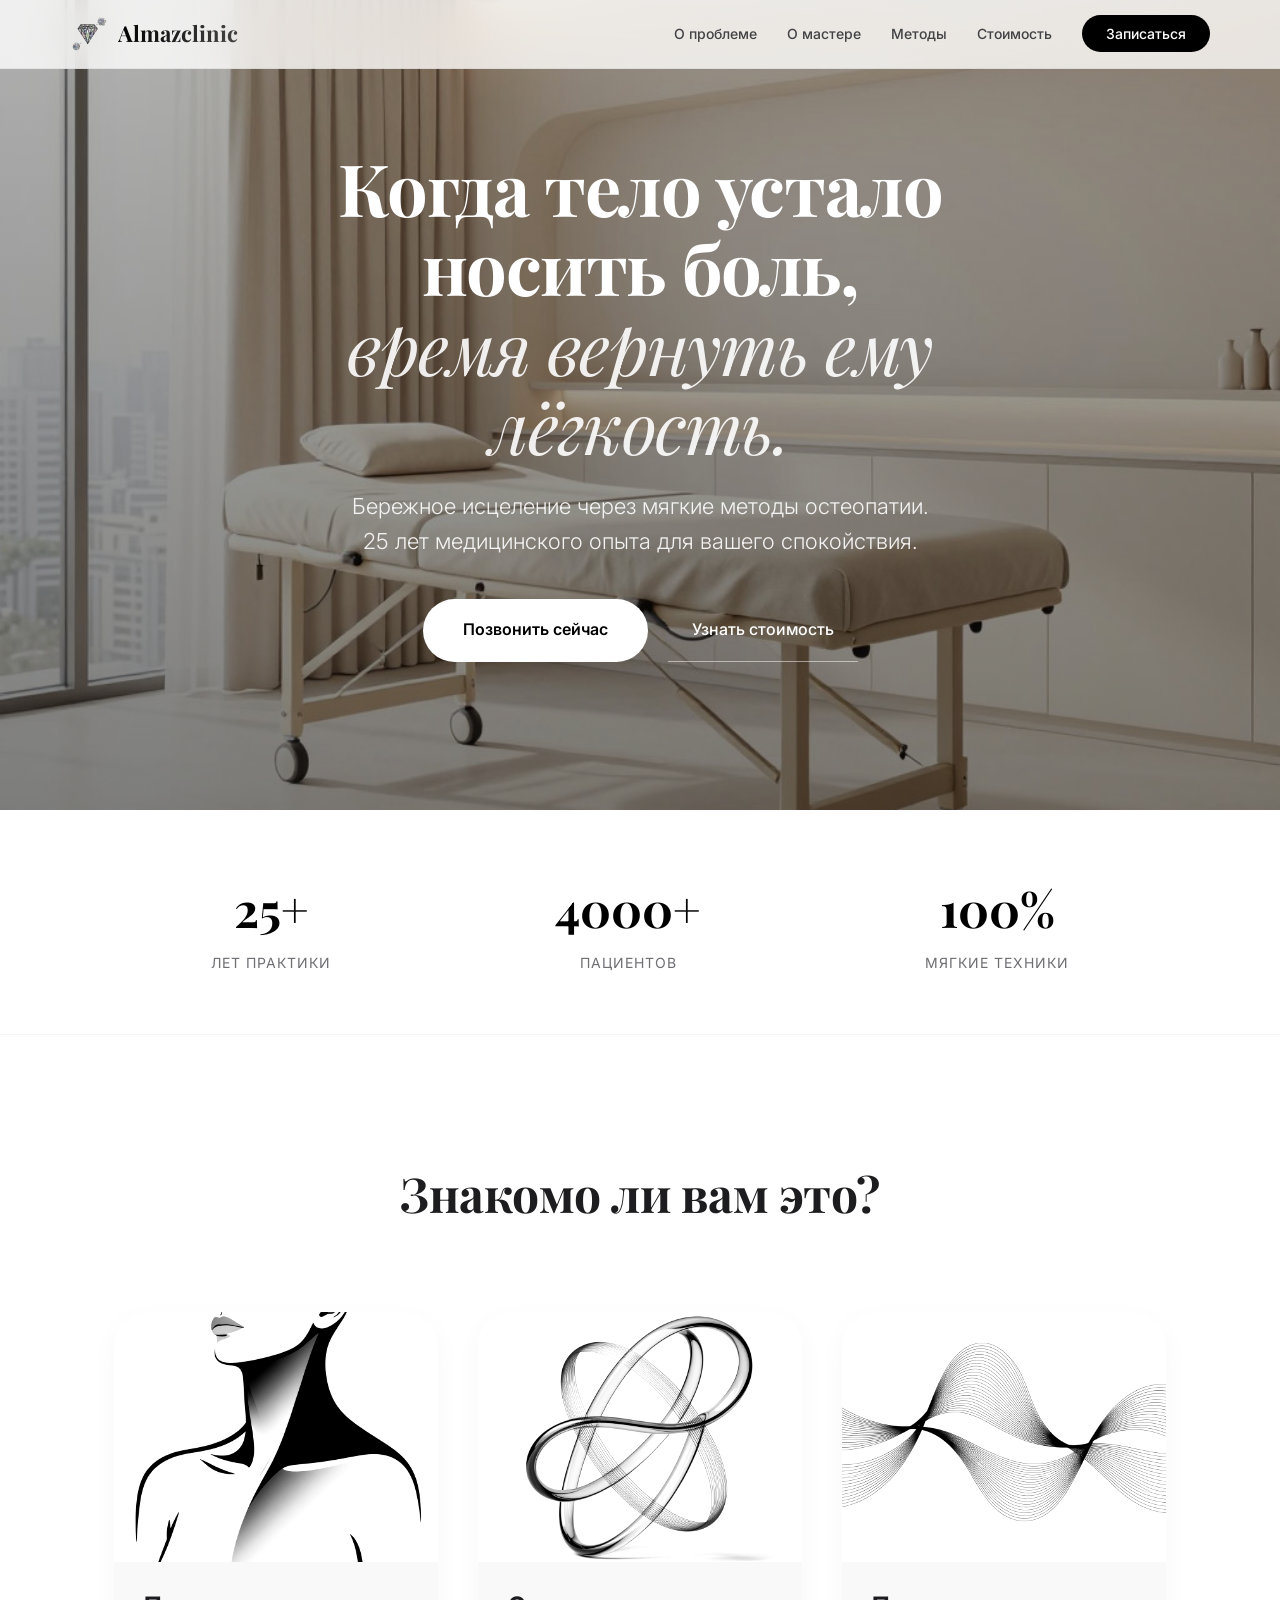
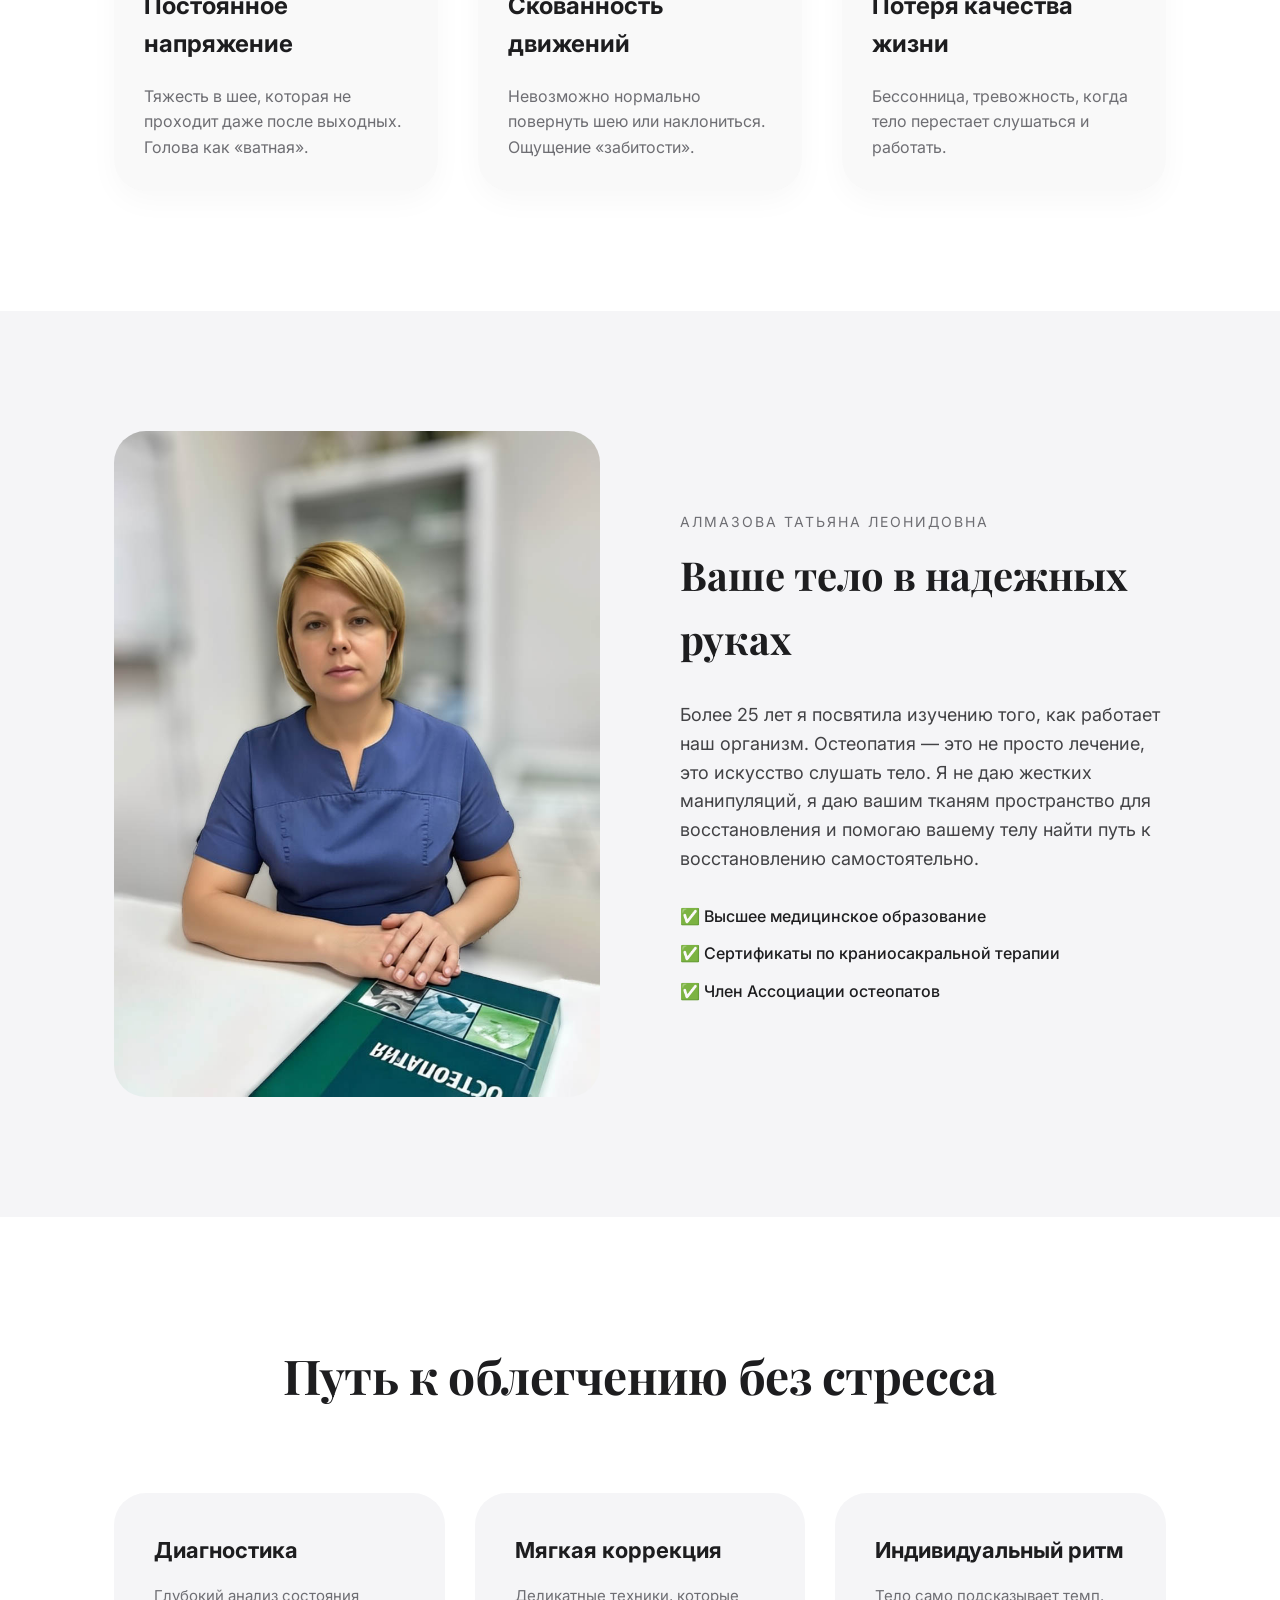
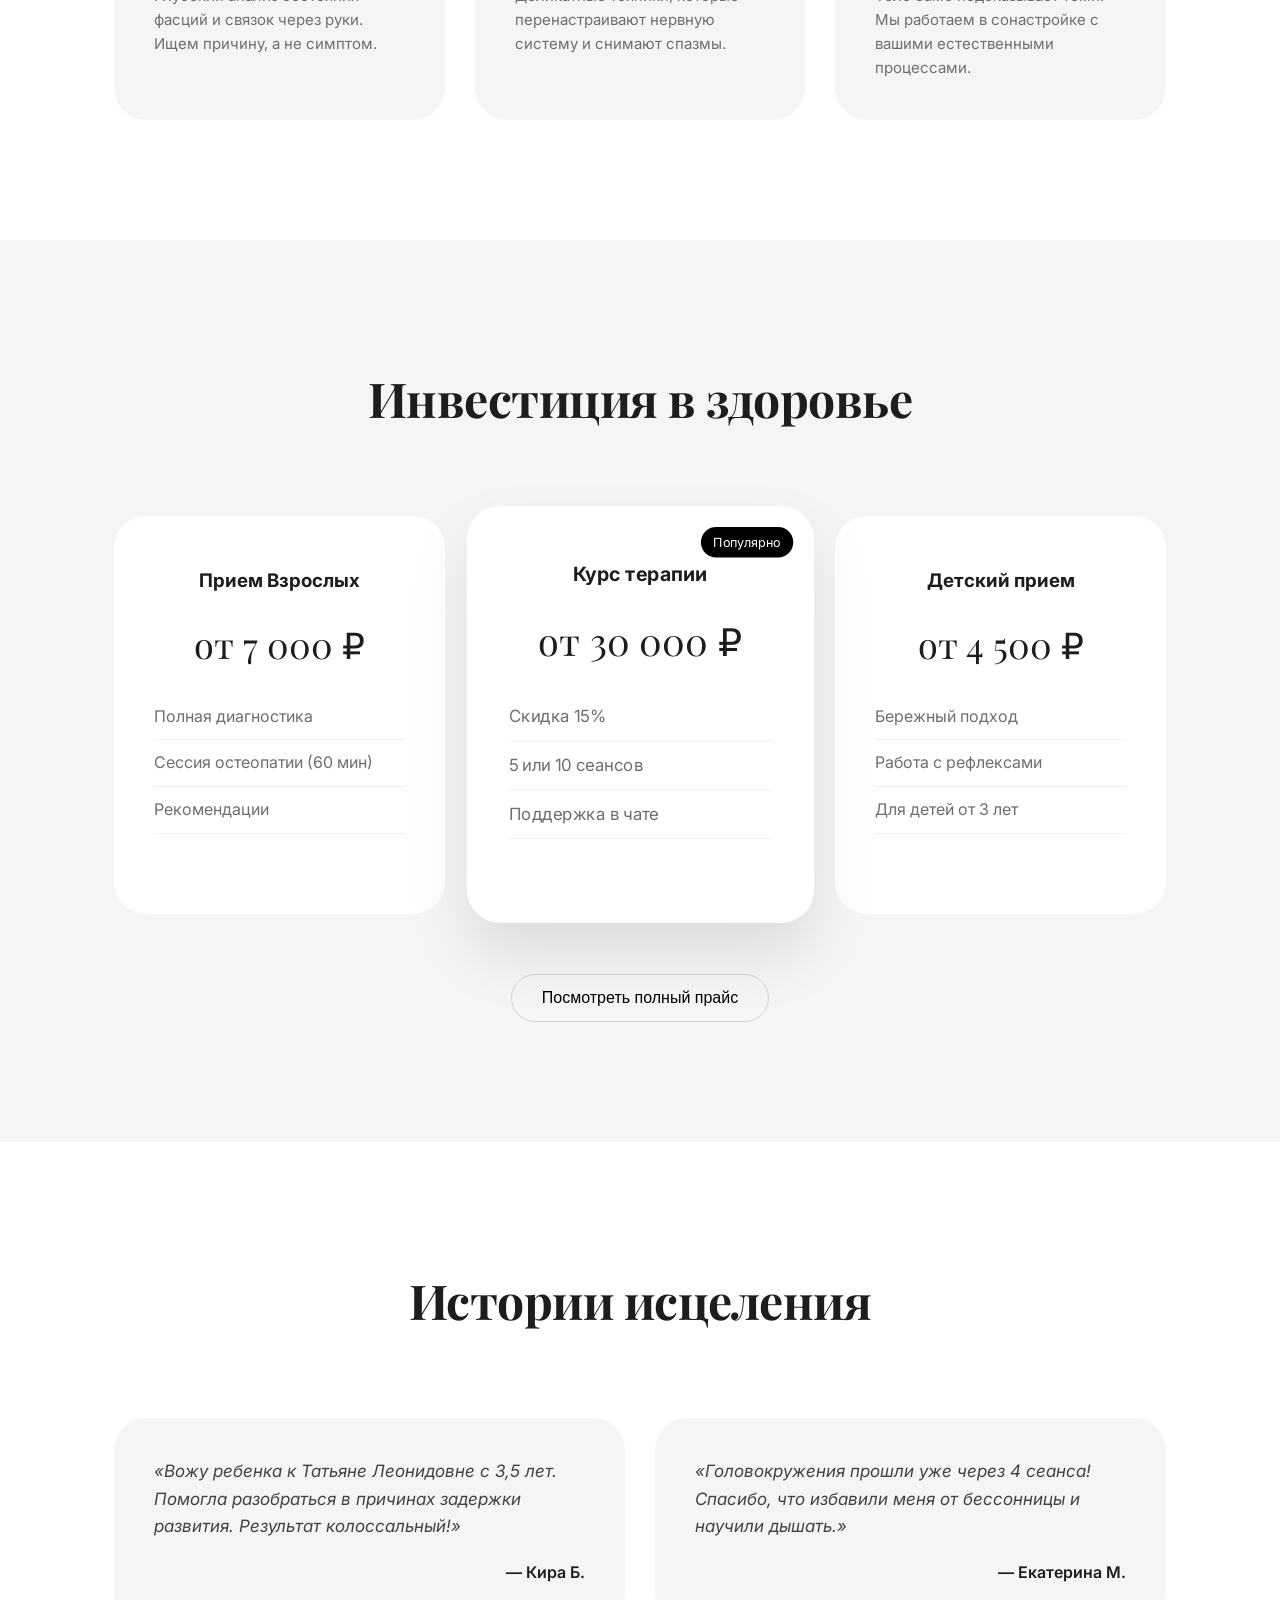
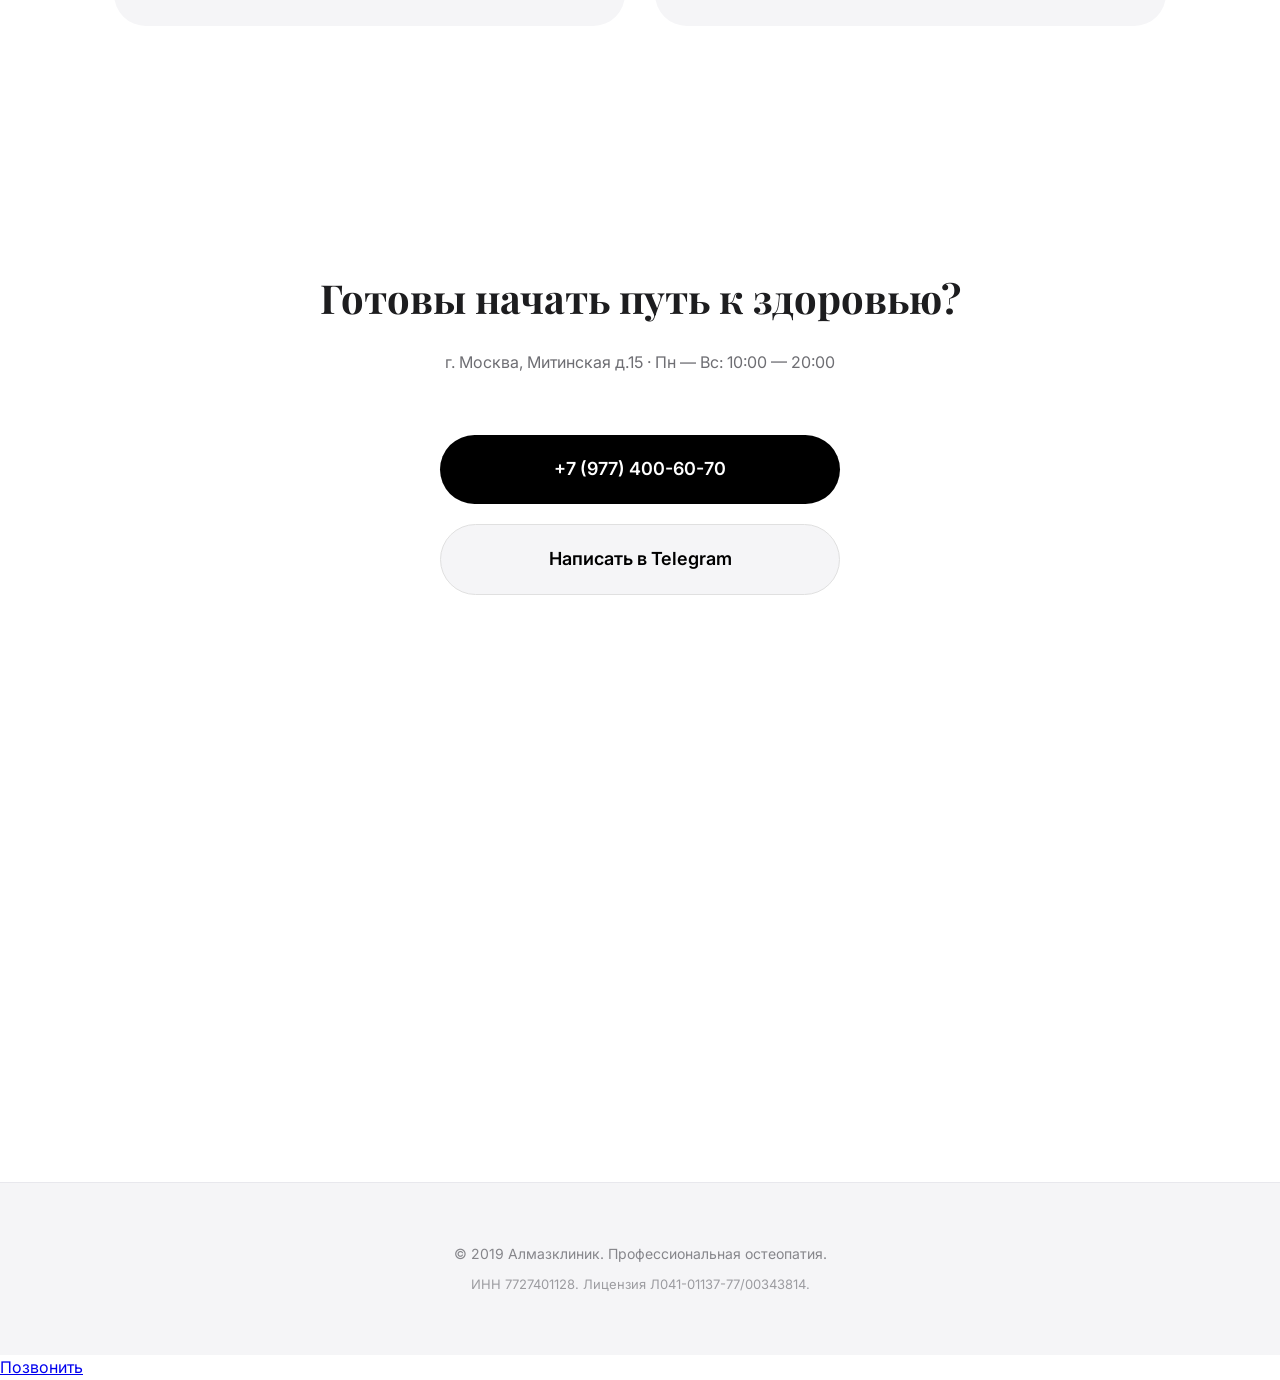
<file: index.html>
<!DOCTYPE html>
<html lang="ru">
<head>
    <meta charset="UTF-8">
    <meta name="viewport" content="width=device-width, initial-scale=1.0">
    <title>Алмазклиник | Премиальная остеопатия</title>
    <meta name="description" content="Бережная остеопатия для взрослых и детей. Восстановление здоровья без боли и стресса.">
    
    <!-- Шрифты -->
    <link rel="preconnect" href="https://fonts.googleapis.com">
    <link rel="preconnect" href="https://fonts.gstatic.com" crossorigin>
    <link href="https://fonts.googleapis.com/css2?family=Inter:wght@300;400;500;600&family=Playfair+Display:ital,wght@0,600;1,400&display=swap" rel="stylesheet">
    
    <link rel="stylesheet" href="style.css">
</head>
<body>

    <!-- Навигация -->
    <nav class="navbar">
        <div class="nav-container">
            <a href="#" class="nav-logo">
                <img src="images/logo-new.png" alt="Almazclinic Logo" class="nav-logo-img" onerror="this.style.display='none'">
                <span>Almazclinic</span>
            </a>
            <ul class="nav-links">
                <li><a href="#problem">О проблеме</a></li>
                <li><a href="#about">О мастере</a></li>
                <li><a href="#methods">Методы</a></li>
                <li><a href="#pricing">Стоимость</a></li>
                <li><a href="#contact" class="nav-cta">Записаться</a></li>
            </ul>
            <!-- Мобильное меню -->
            <button class="mobile-menu-btn" aria-label="Меню">
                <span></span><span></span><span></span>
            </button>
        </div>
    </nav>

    <!-- Hero Section -->
    <section class="hero">
        <div class="overlay"></div>
        <div class="hero-content">
            <!-- НОВЫЙ СЛОГАН -->
            <h1 class="hero-title">Когда тело устало носить боль, <br><span class="italic">время вернуть ему лёгкость.</span></h1>
            <p class="hero-subtitle">Бережное исцеление через мягкие методы остеопатии. <br>25 лет медицинского опыта для вашего спокойствия.</p>
            <div class="hero-buttons">
                <a href="tel:+79774006070" class="hero-button">Позвонить сейчас</a>
                <a href="#pricing" class="hero-link">Узнать стоимость</a>
            </div>
        </div>
    </section>

    <!-- Блок Доверия (Цифры) -->
    <section class="trust-bar reveal">
        <div class="container trust-grid">
            <div class="trust-item">
                <span class="trust-number">25+</span>
                <span class="trust-label">лет практики</span>
            </div>
            <div class="trust-item">
                <span class="trust-number">4000+</span>
                <span class="trust-label">пациентов</span>
            </div>
            <div class="trust-item">
                <span class="trust-number">100%</span>
                <span class="trust-label">мягкие техники</span>
            </div>
        </div>
    </section>

    <!-- Блок Проблема (С ИСПРАВЛЕННЫМИ .jpeg) -->
    <section id="problem" class="problem-section reveal">
        <div class="container">
            <h2 class="section-title">Знакомо ли вам это?</h2>
            <div class="problem-grid">
                <!-- Карточка 1 -->
                <div class="problem-item">
                    <div class="problem-img-wrapper">
                        <img src="images/problem-tension.jpeg" alt="Напряжение">
                    </div>
                    <h3>Постоянное напряжение</h3>
                    <p>Тяжесть в шее, которая не проходит даже после выходных. Голова как «ватная».</p>
                </div>
                <!-- Карточка 2 -->
                <div class="problem-item">
                    <div class="problem-img-wrapper">
                        <img src="images/problem-rigidity.jpeg" alt="Скованность">
                    </div>
                    <h3>Скованность движений</h3>
                    <p>Невозможно нормально повернуть шею или наклониться. Ощущение «забитости».</p>
                </div>
                <!-- Карточка 3 -->
                <div class="problem-item">
                    <div class="problem-img-wrapper">
                        <img src="images/problem-fatigue.jpeg" alt="Усталость">
                    </div>
                    <h3>Потеря качества жизни</h3>
                    <p>Бессонница, тревожность, когда тело перестает слушаться и работать.</p>
                </div>
            </div>
        </div>
    </section>

    <!-- Блок О мастере -->
    <section id="about" class="about-section reveal">
        <div class="container about-container">
            <div class="about-image-wrapper">
                <img src="images/doctor-new.jpg" alt="Татьяна Леонидовна" class="doctor-img">
            </div>
            <div class="about-text">
                <span class="subtitle">Алмазова Татьяна Леонидовна</span>
                <h2 class="about-title">Ваше тело в надежных руках</h2>
                <p class="about-description">
                    Более 25 лет я посвятила изучению того, как работает наш организм. Остеопатия — это не просто лечение, это искусство слушать тело. Я не даю жестких манипуляций, я даю вашим тканям пространство для восстановления и помогаю вашему телу найти путь к восстановлению самостоятельно.
                </p>
                <ul class="credentials">
                    <li>✅ Высшее медицинское образование</li>
                    <li>✅ Сертификаты по краниосакральной терапии</li>
                    <li>✅ Член Ассоциации остеопатов</li>
                </ul>
            </div>
        </div>
    </section>

    <!-- Блок Методы (БЕЗ Гомеопатии) -->
    <section id="methods" class="methods-section reveal">
        <div class="container">
            <h2 class="section-title">Путь к облегчению без стресса</h2>
            <div class="methods-grid">
                <div class="method-card">
                    <h3>Диагностика</h3>
                    <p>Глубокий анализ состояния фасций и связок через руки. Ищем причину, а не симптом.</p>
                </div>
                <div class="method-card">
                    <h3>Мягкая коррекция</h3>
                    <p>Деликатные техники, которые перенастраивают нервную систему и снимают спазмы.</p>
                </div>
                <div class="method-card">
                    <h3>Индивидуальный ритм</h3>
                    <p>Тело само подсказывает темп. Мы работаем в сонастройке с вашими естественными процессами.</p>
                </div>
            </div>
        </div>
    </section>

    <!-- Блок Цены -->
    <section id="pricing" class="pricing-section reveal">
        <div class="container">
            <h2 class="section-title">Инвестиция в здоровье</h2>
            <div class="pricing-grid">
                <div class="price-card">
                    <h3>Прием Взрослых</h3>
                    <p class="price-value">от 7 000 ₽</p>
                    <ul class="price-features">
                        <li>Полная диагностика</li>
                        <li>Сессия остеопатии (60 мин)</li>
                        <li>Рекомендации</li>
                    </ul>
                </div>
                <div class="price-card featured">
                    <div class="badge">Популярно</div>
                    <h3>Курс терапии</h3>
                    <p class="price-value">от 30 000 ₽</p>
                    <ul class="price-features">
                        <li>Скидка 15%</li>
                        <li>5 или 10 сеансов</li>
                        <li>Поддержка в чате</li>
                    </ul>
                </div>
                <div class="price-card">
                    <h3>Детский прием</h3>
                    <p class="price-value">от 4 500 ₽</p>
                    <ul class="price-features">
                        <li>Бережный подход</li>
                        <li>Работа с рефлексами</li>
                        <li>Для детей от 3 лет</li>
                    </ul>
                </div>
            </div>
            
            <!-- КНОПКА ПОСЕРЕДИНЕ -->
            <div class="price-action">
                <button id="openPrice" class="btn-secondary">Посмотреть полный прайс</button>
            </div>
        </div>
    </section>
    
    <!-- Блок Отзывы -->
    <section class="testimonials-section reveal">
        <div class="container">
            <h2 class="section-title">Истории исцеления</h2>
            <div class="testimonials-grid">
                <div class="testimonial-card">
                    <p class="testimonial-text">«Вожу ребенка к Татьяне Леонидовне с 3,5 лет. Помогла разобраться в причинах задержки развития. Результат колоссальный!»</p>
                    <p class="testimonial-author">— Кира Б.</p>
                </div>
                <div class="testimonial-card">
                    <p class="testimonial-text">«Головокружения прошли уже через 4 сеанса! Спасибо, что избавили меня от бессонницы и научили дышать.»</p>
                    <p class="testimonial-author">— Екатерина М.</p>
                </div>
            </div>
        </div>
    </section>

    <!-- Блок Контакты -->
    <section id="contact" class="final-contact-section reveal">
        <div class="container">
            <h2 class="final-title">Готовы начать путь к здоровью?</h2>
            <p class="final-subtitle">г. Москва, Митинская д.15 · Пн — Вс: 10:00 — 20:00</p>
            
            <div class="contact-main">
                <div class="contact-buttons">
                    <a href="tel:+79774006070" class="big-phone-button">+7 (977) 400-60-70</a>
                    <a href="https://t.me/+79774006070" class="tg-button">Написать в Telegram</a>
                </div>
            </div>

            <div class="map-wrapper">
                <iframe src="https://www.google.com/maps/embed?pb=!1m18!1m12!1m3!1d2395.456789012345!2d37.369601!3d55.841950!2m3!1f0!2f0!3f0!3m2!1i1024!2i768!4f13.1!3m3!1m2!1s0x0%3A0x0!2zNTXCsDUwJzYzLjAiTiAzN8KwMjInXTAuNiJF!5e0!3m2!1sru!2sru!4v1625000000000!5m2!1sru!2sru" width="100%" height="400" style="border:0; border-radius: 32px;" allowfullscreen="" loading="lazy"></iframe>
            </div>
        </div>
    </section>

    <!-- Футер (С Юридической информацией) -->
    <footer class="footer">
        <div class="container">
            <p>&copy; 2019 Алмазклиник. Профессиональная остеопатия.</p>
            <p class="legal-info">ИНН 7727401128. Лицензия Л041-01137-77/00343814.</p>
        </div>
    </footer>

    <!-- Модальное окно -->
    <div id="priceModal" class="modal-overlay">
        <div class="modal-container">
            <button class="modal-close">&times;</button>
            <div class="modal-content">
                <h2 class="modal-title">Детальный прайс</h2>
                <div id="priceListContainer" class="price-list"></div>
            </div>
        </div>
    </div>

    <!-- Sticky CTA для мобильных -->
    <div class="mobile-sticky-cta">
        <a href="tel:+79774006070" class="sticky-btn">Позвонить</a>
    </div>

    <script src="script.js"></script> 
</body>
</html>
</file>
<file: style.css>
/* 1. БАЗОВЫЕ НАСТРОЙКИ И ПЕРЕМЕННЫЕ */
:root {
    --bg-color: #ffffff;
    --bg-alt: #f5f5f7;
    --text-main: #1d1d1f;
    --text-gray: #6e6e73;
    --accent: #1d1d1f;
    --radius: 32px;
    --transition: 0.5s cubic-bezier(0.23, 1, 0.32, 1);
}

* { margin: 0; padding: 0; box-sizing: border-box; }

html { scroll-behavior: smooth; }

body {
    font-family: 'Inter', sans-serif;
    background-color: var(--bg-color);
    color: var(--text-main);
    line-height: 1.6;
    overflow-x: hidden;
    -webkit-font-smoothing: antialiased;
}

.container {
    max-width: 1100px;
    margin: 0 auto;
    padding: 0 24px;
}

/* 2. НАВИГАЦИЯ */
.navbar {
    position: fixed;
    top: 0;
    width: 100%;
    background: rgba(255, 255, 255, 0.8);
    backdrop-filter: blur(20px) saturate(180%);
    -webkit-backdrop-filter: blur(20px) saturate(180%);
    z-index: 1000;
    border-bottom: 1px solid rgba(0, 0, 0, 0.05);
    padding: 14px 0;
}

.nav-container {
    max-width: 1200px;
    margin: 0 auto;
    padding: 0 30px;
    display: flex;
    justify-content: space-between;
    align-items: center;
}

.nav-logo {
    display: flex;
    align-items: center;
    gap: 10px;
    text-decoration: none;
}

.nav-logo-img { height: 40px; width: auto; }

.nav-logo span {
    font-family: 'Playfair Display', serif;
    font-size: 22px;
    font-weight: 700;
    background: linear-gradient(90deg, #000, #444);
    -webkit-background-clip: text;
    -webkit-text-fill-color: transparent;
}

.nav-links { display: flex; gap: 30px; list-style: none; align-items: center; }

.nav-links a {
    text-decoration: none;
    color: #424245;
    font-size: 14px;
    font-weight: 500;
    transition: color 0.3s ease;
}

.nav-links a:hover { color: #000; }

.nav-cta {
    background: #000;
    color: #fff !important;
    padding: 10px 24px;
    border-radius: 50px;
    font-weight: 500;
}

.mobile-menu-btn { display: none; background: none; border: none; cursor: pointer; }

/* 3. HERO SECTION */
.hero {
    position: relative;
    height: 90vh;
    min-height: 600px;
    display: flex;
    align-items: center;
    justify-content: center;
    text-align: center;
    /* СЮДА ФОН */
    background: url('images/bg-new.jpg') no-repeat center center / cover;
}

.overlay {
    position: absolute;
    inset: 0;
    background: linear-gradient(180deg, rgba(0,0,0,0.3) 0%, rgba(0,0,0,0.5) 100%);
}

.hero-content {
    position: relative;
    z-index: 2;
    max-width: 800px;
    padding: 0 20px;
    color: #fff;
}

.hero-title {
    font-family: 'Playfair Display', serif;
    font-size: clamp(42px, 6vw, 72px);
    line-height: 1.1;
    margin-bottom: 24px;
    letter-spacing: -0.02em;
}

.hero-title .italic { font-style: italic; font-weight: 400; opacity: 0.9; }

.hero-subtitle {
    font-size: clamp(18px, 2.5vw, 22px);
    font-weight: 300;
    margin-bottom: 40px;
    opacity: 0.9;
}

.hero-buttons { display: flex; gap: 20px; justify-content: center; flex-wrap: wrap; }

.hero-button {
    padding: 18px 40px;
    background: #fff;
    color: #000;
    text-decoration: none;
    border-radius: 50px;
    font-weight: 600;
    transition: var(--transition);
}

.hero-button:hover { transform: scale(1.05); box-shadow: 0 10px 30px rgba(0,0,0,0.2); }

.hero-link {
    padding: 18px 24px;
    color: #fff;
    text-decoration: none;
    border-bottom: 1px solid rgba(255,255,255,0.5);
    font-weight: 500;
}

/* 4. TRUST BAR */
.trust-bar {
    padding: 60px 0;
    background: var(--bg-color);
    border-bottom: 1px solid #f5f5f7;
}

.trust-grid {
    display: flex;
    justify-content: space-around;
    flex-wrap: wrap;
    gap: 30px;
    text-align: center;
}

.trust-number { display: block; font-family: 'Playfair Display', serif; font-size: 48px; font-weight: 700; color: #000; }
.trust-label { font-size: 14px; color: var(--text-gray); text-transform: uppercase; letter-spacing: 1px; margin-top: 5px; display: block; }

/* 5. ОБЩИЕ СЕКЦИИ */
section { padding: 120px 0; }
.section-title { font-family: 'Playfair Display', serif; font-size: clamp(32px, 4vw, 48px); text-align: center; margin-bottom: 80px; letter-spacing: -0.01em; }

/* 6. PROBLEM SECTION (НОВЫЕ КАРТИНКИ) */
.problem-section { background: #fff; }
.problem-grid { display: grid; grid-template-columns: repeat(auto-fit, minmax(300px, 1fr)); gap: 40px; }

.problem-item { 
    padding: 0; 
    border-radius: var(--radius); 
    overflow: hidden; 
    height: 100%; 
    background: #f9f9f9; 
    transition: var(--transition);
    box-shadow: 0 10px 30px rgba(0,0,0,0.03);
}

.problem-item:hover { transform: translateY(-5px); }

.problem-img-wrapper {
    height: 220px;
    width: 100%;
    overflow: hidden;
    /* Делаем картинки черно-белыми для стиля, если они цветные */
    filter: grayscale(100%) contrast(1.2); 
}

.problem-img-wrapper img {
    width: 100%;
    height: 100%;
    object-fit: cover;
    transition: transform 0.6s ease;
}

.problem-item:hover .problem-img-wrapper img { transform: scale(1.05); }

.problem-item h3 { padding: 25px 30px 10px; font-size: 24px; }
.problem-item p { padding: 10px 30px 30px; color: var(--text-gray); }

/* 7. ABOUT SECTION */
.about-section { background: var(--bg-alt); }
.about-container { display: flex; gap: 80px; align-items: center; }

.about-image-wrapper { flex: 1; border-radius: var(--radius); overflow: hidden; max-width: 500px; margin: 0 auto; }
.doctor-img { width: 100%; height: auto; display: block; object-fit: cover; }

.about-text { flex: 1; }
.about-text .subtitle { font-size: 14px; text-transform: uppercase; letter-spacing: 2px; color: var(--text-gray); display: block; margin-bottom: 10px; }
.about-title { font-family: 'Playfair Display', serif; font-size: 40px; margin-bottom: 30px; }
.about-description { font-size: 18px; margin-bottom: 30px; color: #424245; }
.credentials { list-style: none; }
.credentials li { margin-bottom: 12px; font-size: 16px; font-weight: 500; }

/* 8. METHODS (БЕЗ Гомеопатии) */
.methods-section { background: #fff; }
.methods-grid { display: grid; grid-template-columns: repeat(auto-fit, minmax(280px, 1fr)); gap: 30px; }
.method-card { background: var(--bg-alt); padding: 40px; border-radius: var(--radius); transition: var(--transition); }
.method-card:hover { transform: translateY(-8px); box-shadow: 0 20px 40px rgba(0,0,0,0.06); }
.method-card h3 { font-size: 22px; margin-bottom: 15px; }
.method-card p { color: var(--text-gray); font-size: 15px; }

/* 9. PRICING */
.pricing-section { background: var(--bg-alt); }
.pricing-grid { display: grid; grid-template-columns: repeat(auto-fit, minmax(300px, 1fr)); gap: 30px; margin-bottom: 50px; }

.price-card { background: #fff; padding: 50px 40px; border-radius: var(--radius); text-align: center; position: relative; transition: var(--transition); }
.price-card.featured { transform: scale(1.05); box-shadow: 0 30px 60px rgba(0,0,0,0.1); z-index: 2; }
.price-card.featured .badge { position: absolute; top: 20px; right: 20px; background: #000; color: #fff; padding: 5px 12px; border-radius: 20px; font-size: 12px; }

.price-value { font-family: 'Playfair Display', serif; font-size: 36px; margin: 20px 0; }
.price-features { list-style: none; margin-bottom: 30px; text-align: left; }
.price-features li { padding: 10px 0; border-bottom: 1px solid #f0f0f0; color: #6e6e73; }

/* КНОПКА ПОСЕРЕДИНЕ */
.price-action {
    margin-top: 60px;
    display: flex;
    justify-content: center;
}

.btn-secondary {
    background: transparent;
    border: 1px solid #d2d2d7;
    padding: 14px 30px;
    border-radius: 50px;
    font-size: 16px;
    cursor: pointer;
    transition: var(--transition);
}
.btn-secondary:hover { border-color: #000; background: #fff; }

/* 10. TESTIMONIALS */
.testimonials-section { background: #fff; }
.testimonials-grid { display: grid; grid-template-columns: repeat(auto-fit, minmax(300px, 1fr)); gap: 30px; }
.testimonial-card { background: var(--bg-alt); padding: 40px; border-radius: var(--radius); }
.testimonial-text { font-style: italic; font-size: 17px; margin-bottom: 20px; color: #424245; }
.testimonial-author { font-weight: 600; text-align: right; }

/* 11. CONTACTS */
.final-contact-section { background: #fff; }
.final-title { font-family: 'Playfair Display', serif; font-size: 40px; text-align: center; margin-bottom: 20px; }
.final-subtitle { text-align: center; color: var(--text-gray); margin-bottom: 60px; }

.contact-buttons { display: flex; flex-direction: column; gap: 20px; max-width: 400px; margin: 0 auto; }

.big-phone-button, .tg-button {
    display: flex; align-items: center; justify-content: center;
    padding: 20px; border-radius: 50px; text-decoration: none; font-weight: 600; font-size: 18px; transition: var(--transition);
}
.big-phone-button { background: #000; color: #fff; }
.tg-button { background: #f5f5f7; color: #000; border: 1px solid #e0e0e0; }
.big-phone-button:hover { transform: scale(1.02); }
.tg-button:hover { background: #e8e8ed; }

.map-wrapper { max-width: 1050px; margin: 60px auto 0; overflow: hidden; }

/* 12. MODAL */
.modal-overlay {
    position: fixed; inset: 0; background: rgba(255,255,255,0.6);
    backdrop-filter: blur(12px); z-index: 2000;
    display: flex; align-items: center; justify-content: center;
    opacity: 0; pointer-events: none; transition: var(--transition);
}
.modal-overlay.active { opacity: 1; pointer-events: auto; }

.modal-container {
    background: #fff; width: 90%; max-width: 600px; max-height: 85vh;
    border-radius: 32px; padding: 40px; position: relative;
    transform: scale(0.95); transition: var(--transition);
    overflow-y: auto; box-shadow: 0 40px 80px rgba(0,0,0,0.1);
}
.modal-overlay.active .modal-container { transform: scale(1); }

.modal-close { position: absolute; top: 20px; right: 25px; border: none; background: none; font-size: 30px; cursor: pointer; color: #86868b; }
.modal-title { font-family: 'Playfair Display', serif; font-size: 28px; margin-bottom: 30px; text-align: center; }
.price-list { padding-right: 5px; }
.price-category { margin-bottom: 25px; }
.category-title { font-size: 14px; text-transform: uppercase; letter-spacing: 1px; color: #86868b; margin-bottom: 10px; border-bottom: 1px solid #eee; padding-bottom: 5px; }
.price-row { display: flex; justify-content: space-between; padding: 12px 0; border-bottom: 1px solid #f5f5f7; }
.service-cost { font-weight: 600; }

/* 13. FOOTER (ЮРИДИЧЕСКАЯ ИНФО) */
.footer { background: var(--bg-alt); padding: 60px 0; text-align: center; color: #86868b; font-size: 14px; border-top: 1px solid #e8e8ed; }
.legal-info { margin-top: 8px; font-size: 13px; opacity: 0.8; }

/* 14. АНИМАЦИИ */
.reveal { opacity: 0; transform: translateY(40px); transition: all 0.8s cubic-bezier(0.22, 1, 0.36, 1); }
.reveal-visible { opacity: 1; transform: translateY(0); }

/* 15. RESPONSIVE */
@media (max-width: 900px) {
    .about-container { flex-direction: column; text-align: center; }
    .about-text { text-align: center; }
    .about-image-wrapper { margin-bottom: 30px; }
}

@media (max-width: 768px) {
    .nav-links { display: none; }
    .hero-title { font-size: 38px; }
    .section-title { font-size: 32px; margin-bottom: 50px; }
    .price-card.featured { transform: scale(1); }
    
    .mobile-sticky-cta {
        position: fixed; bottom: 20px; left: 50%; transform: translateX(-50%);
        width: 90%; z-index: 900; display: flex; justify-content: center;
        transition: transform 0.4s ease;
    }
    .sticky-btn {
        width: 100%; padding: 16px; background: #000; color: #fff;
        border-radius: 50px; text-decoration: none; text-align: center;
        font-weight: 600; box-shadow: 0 10px 30px rgba(0,0,0,0.2);
    }
}

@media (prefers-reduced-motion: reduce) {
    * { animation: none !important; transition: none !important; }
}
/* 6. PROBLEM SECTION (ИСПРАВЛЕНИЯ) */
.problem-section { background: #fff; }
.problem-grid { display: grid; grid-template-columns: repeat(auto-fit, minmax(300px, 1fr)); gap: 40px; }

.problem-item { 
    padding: 0; 
    border-radius: var(--radius); 
    overflow: hidden; 
    height: 100%; 
    background: #f9f9f9; 
    transition: var(--transition);
    box-shadow: 0 10px 30px rgba(0,0,0,0.03);
}

.problem-item:hover { transform: translateY(-5px); }

/* Обертка картинки */
.problem-img-wrapper {
    width: 100%;
    height: 250px; /* Фиксируем высоту для аккуратности */
    overflow: hidden;
    /* Делаем картинки черно-белыми для стиля */
    filter: grayscale(100%) contrast(1.1); 
    transition: all 0.5s ease;
}

/* Сама картинка */
.problem-img-wrapper img {
    width: 100%;
    height: 100%;
    object-fit: cover; /* Картинка заполняет блок, не растягиваясь */
    transition: transform 0.6s ease;
}

.problem-item:hover .problem-img-wrapper {
    filter: grayscale(0%) contrast(1.1); /* При наведении становится цветной (если они цветные) или ярче */
}

.problem-item:hover .problem-img-wrapper img { transform: scale(1.05); }

.problem-item h3 { padding: 25px 30px 10px; font-size: 24px; }
.problem-item p { padding: 10px 30px 30px; color: var(--text-gray); }
</file>
